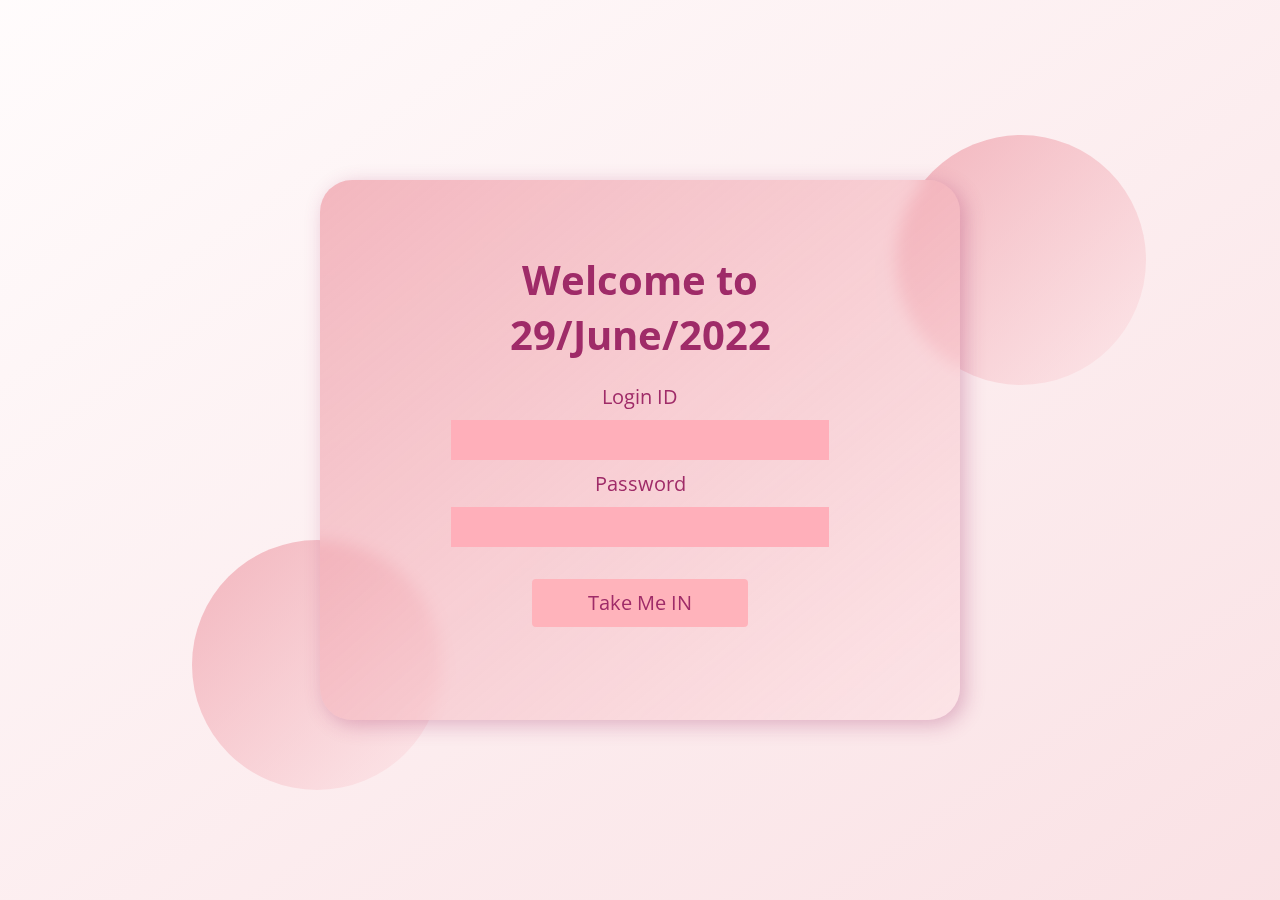
<file: index.html>
<!DOCTYPE html>
<html lang="en">
<head>
    <meta charset="UTF-8">
    <meta http-equiv="X-UA-Compatible" content="IE=edge">
    <meta name="viewport" content="width=device-width, initial-scale=1.0">
    <title>Login</title>
    <link rel="stylesheet" href="form.css">
    <link rel="preconnect" href="https://fonts.gstatic.com" crossorigin>
    <script src="javascript.js"></script>
    <link href="https://fonts.googleapis.com/css2?family=Open+Sans:wght@400;600;700&display=swap" rel="stylesheet">
</head>
<body>
    <div class="justifyonly">
    
    <section class="wrapper">
        <h1>Welcome to <br> 29/June/2022</h1>
        <form action="home.html" name="myForm" onsubmit="return validate()">
            <div class="name">
                <span class="headings"> Login ID </span><br><input name="name" class = "focus" type="text"><span class="errorname"></span>
            </div>
            <div class="name">
                <span class="headings">Password </span><br><input name="pass" class = "focus" type="password"><span class="errorname"></span>
            </div>
            <input class = "btn" type="submit" value = "Take Me IN">

         </form>
    </section>
    </div>

    <div class="circle1">

    </div>
    <div class="circle2">

    </div>
    

</body>
</html>
</file>
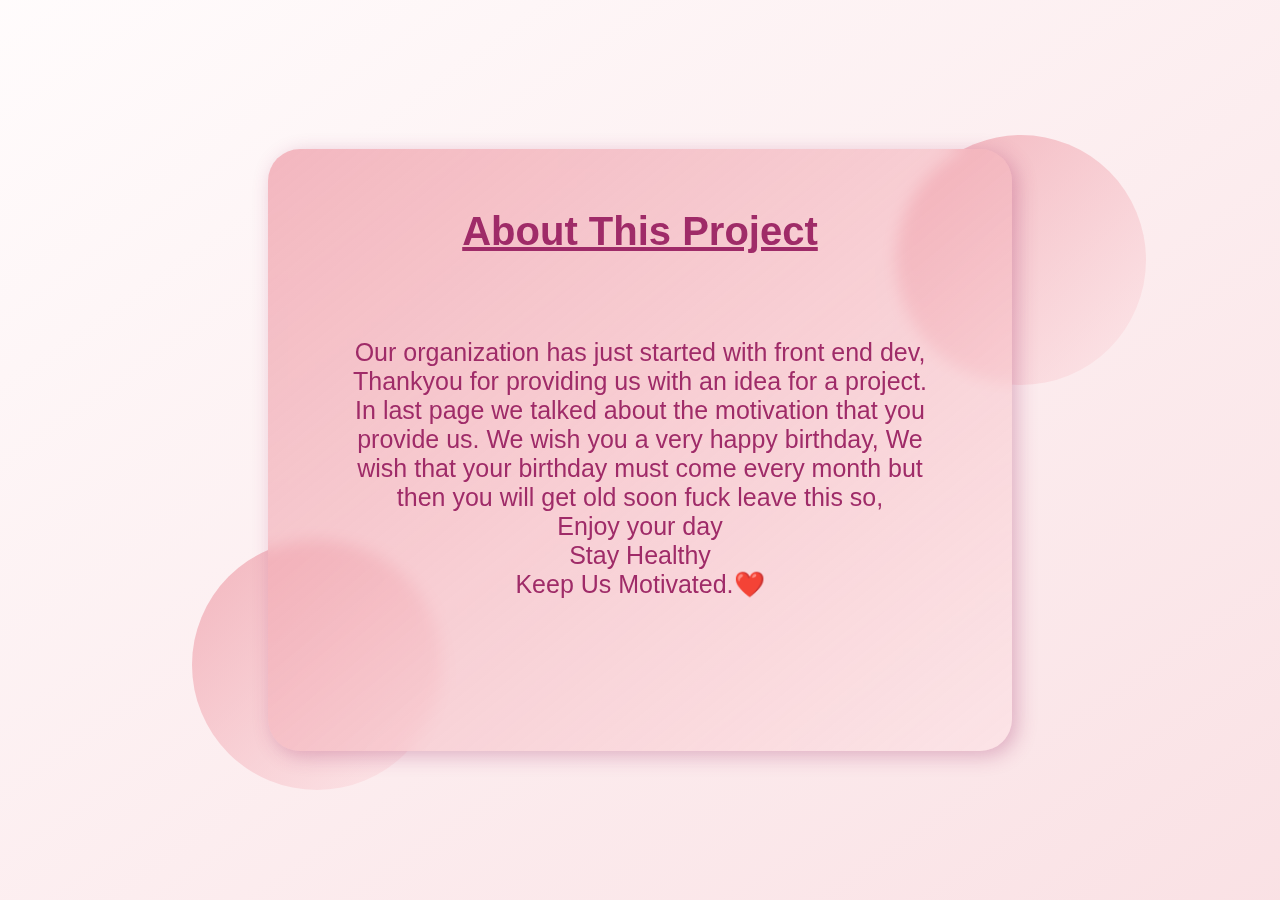
<file: about.html>
<!DOCTYPE html>
<html lang="en">
<head>
    <meta charset="UTF-8">
    <meta http-equiv="X-UA-Compatible" content="IE=edge">
    <meta name="viewport" content="width=device-width, initial-scale=1.0">
    <title>About this project</title>
    <link rel="stylesheet" href="about.css">
</head>
<body>
    <div class="wrapper">
        <section class="board">
            <h1 class="heading">
                About This Project
            </h1>
            <p class="txt">
                Our organization has just started with front end dev, Thankyou for providing us with an idea for a project. In last page we talked about the motivation that you provide us. We wish you a very happy birthday, We wish that your birthday must come every month but then you will get old soon fuck leave this so, <br> Enjoy your day <br>Stay Healthy <br>Keep Us Motivated.❤️
            </p>
        </section>
        
    </div>
    <div class="circle1">

    </div>
    <div class="circle2">

    </div>

</body>
</html>
</file>
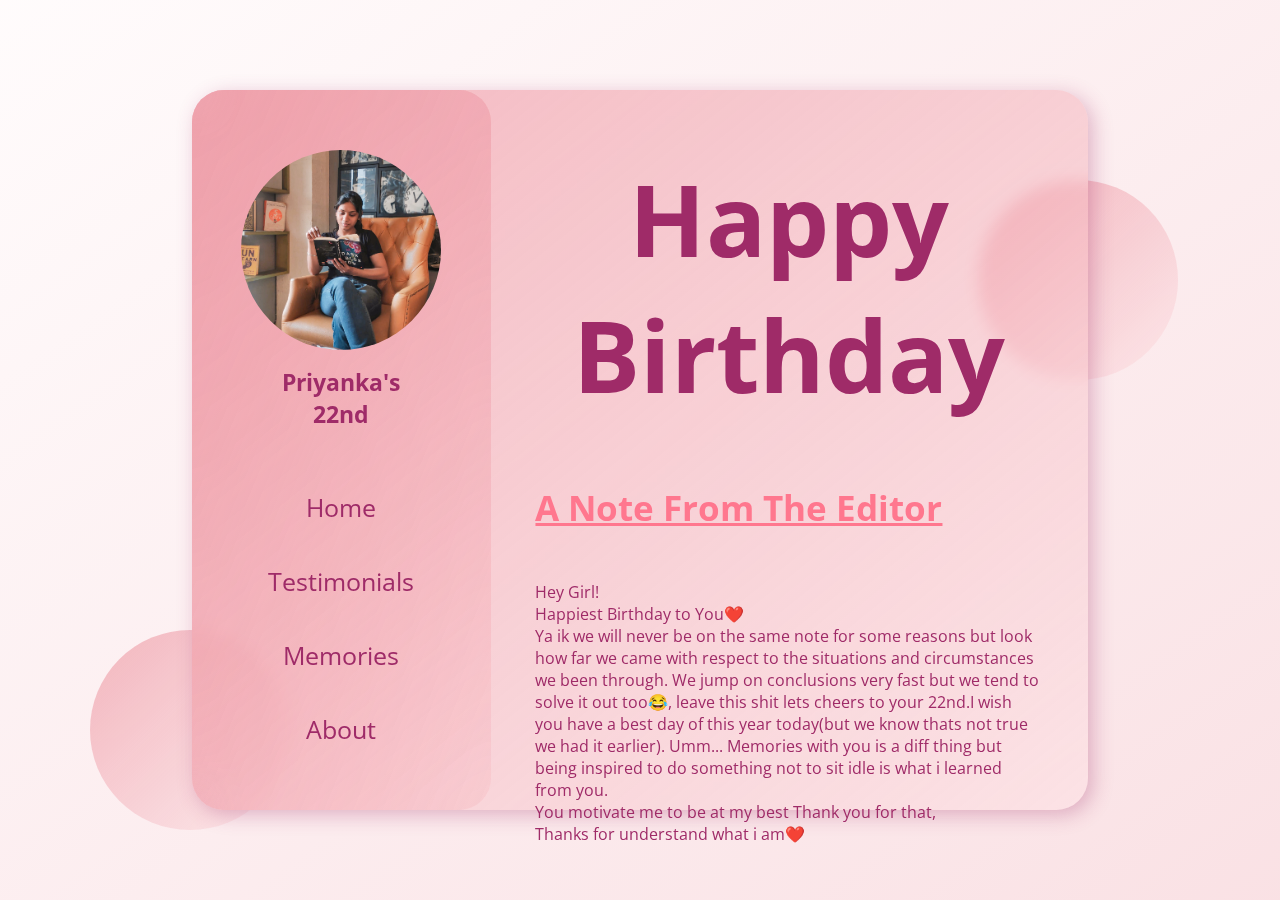
<file: home.html>
<!DOCTYPE html>
<html lang="en">
<head>
    <meta charset="UTF-8">
    <meta http-equiv="X-UA-Compatible" content="IE=edge">
    <meta name="viewport" content="width=device-width, initial-scale=1.0">
    <link rel="stylesheet" href="style.css">
    <link rel="preconnect" href="https://fonts.googleapis.com">
<link rel="preconnect" href="https://fonts.gstatic.com" crossorigin>
<link href="https://fonts.googleapis.com/css2?family=Open+Sans:wght@400;600;700&display=swap" rel="stylesheet">
    <title>Birthday</title>
</head>
<body>
    <main class="wrapper">
        <section class="board">
            <div class="colone">
                <div class="user">
                    <img src="1648965150641.jpg" alt="">
                    <h3 class="bio">Priyanka's <br> 22nd </h3>
                </div>
                <div class="link">
                <ul>
                    <li>
                        <a href="home.html"  alt="Ehi page" >Home</a>
                    </li>
                    <li>
                        <a href="testimonials.html" alt="Logg">Testimonials</a>
                    </li>
                    <li>
                        <a href="memories.html" alt="kush k">Memories</a>
                    </li>
                    <li>
                        <a href="about.html" alt="This page was not made on porpose">About</a>
                    </li>
                </ul>
            </div>
            
            </div>
            <div class="coltwo">
                <div class="hbd">
                    <div class="HB">
                        <h1>Happy Birthday</h1>
                    </div>
                </div>
                <div class="mymsg">
                    <div class="heading">
                        <h3>A Note From The Editor</h3>
                    </div>
                    <div class="para">
                        <p class="msg">
                            Hey Girl!  <br> Happiest Birthday to You❤️ <br>Ya ik we will never be on the same note for some reasons but look how far we came with respect to the situations and circumstances we been through. We jump on conclusions very fast but we tend to solve it out too😂, leave this shit lets cheers to your 22nd.I wish you have a best day of this year today(but we know thats not true we had it earlier). Umm... Memories with you is a diff thing but being inspired to do something not to sit idle is what i learned from you. <br> You motivate me to be at my best Thank you for that, <br> Thanks for understand what i am❤️ 
                        </p>
                    </div>
                </div>
            </div>
        </section>
    </main>
    <section class="circleone">
    </section>
    <section class="circletwo">
    </section>
</body>
</html>
</file>
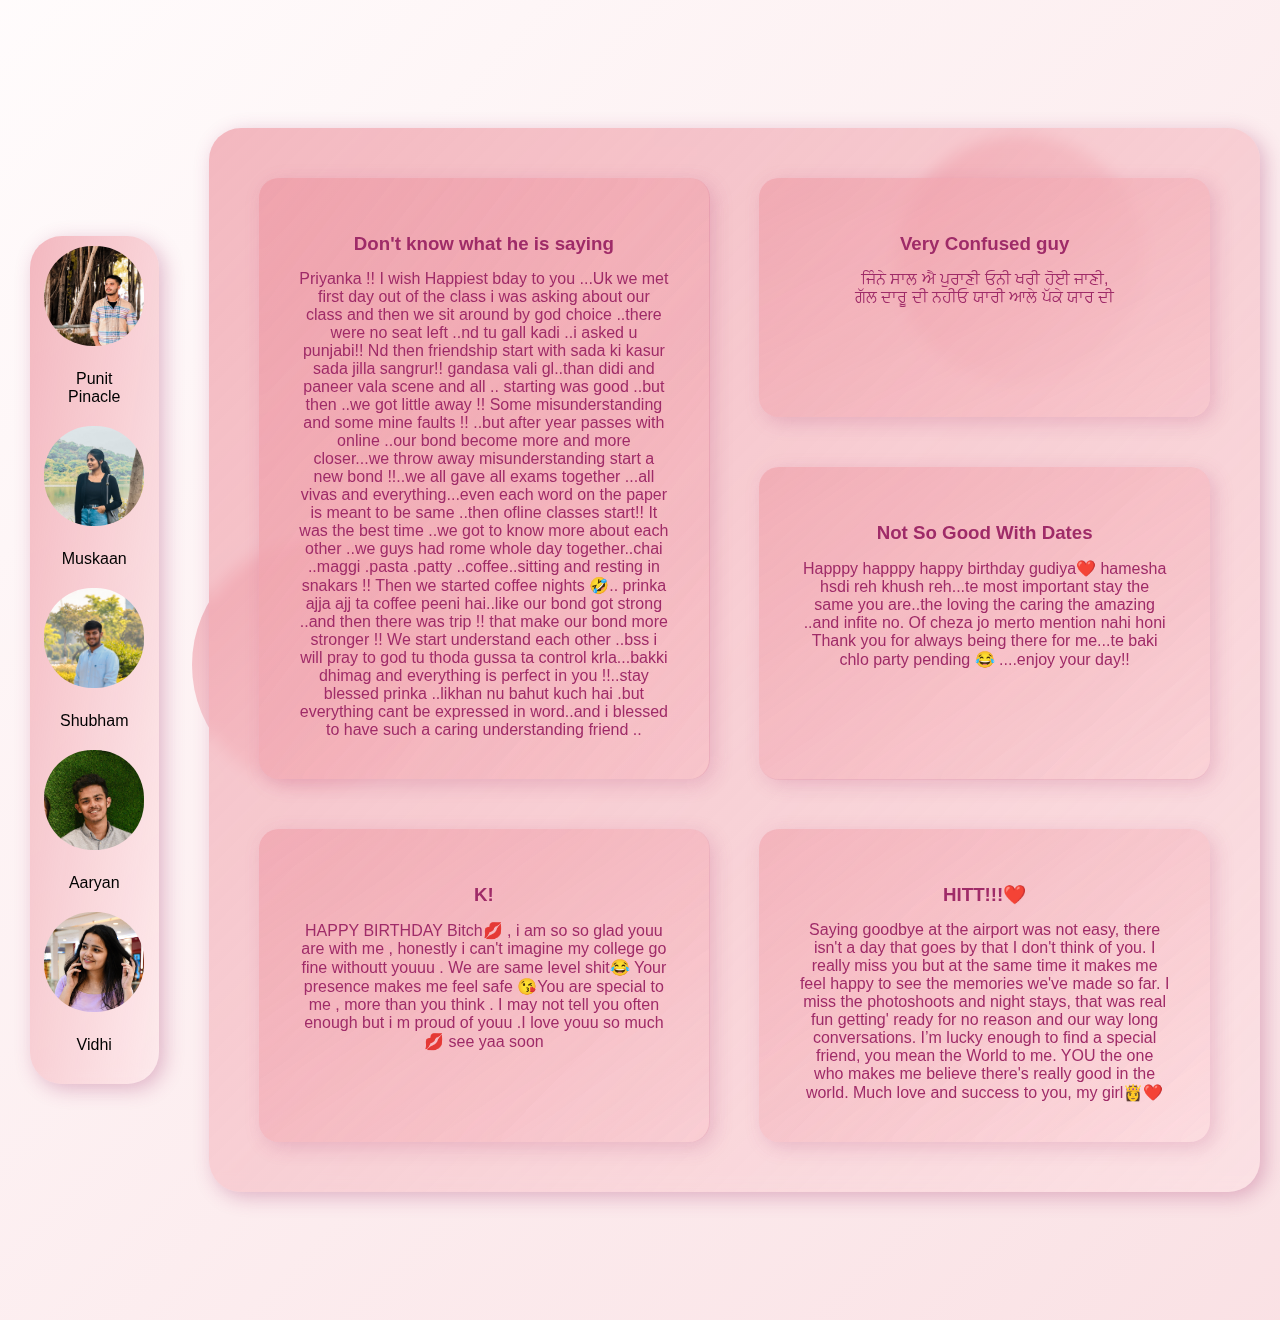
<file: testimonials.html>
<!DOCTYPE html>
<html lang="en">
<head>
    <meta charset="UTF-8">
    <meta http-equiv="X-UA-Compatible" content="IE=edge">
    <meta name="viewport" content="width=device-width, initial-scale=1.0">
    <title>Messages</title>
    <link rel="stylesheet" href="tst.css">
</head>
<body>
    <div class="wrapper">
        <section class="sidebar">
            <div class="profilephotos">
                <section class="sec1">
                    <img src="SAVE_20210811_113233 (1).jpg" alt="Punit">
                    <p>Punit Pinacle</p>
                </section>
                <section class="sec1">
                    <img src="m3cg.jpg" alt="muskaan">
                    <p>Muskaan</p>
                </section>
                <section class="sec1">
                    <img src="S2.jpg" alt="shubham">
                    <p>Shubham</p>
                </section>
                <section class="sec1">
                    <img src="DSC_6709.jpg" alt="arru">
                    <p>Aaryan</p>
                </section>
                <section class="sec1">
                    <img src="DSC_6580.jpg" alt="vidhi">
                    <p>Vidhi</p>
                </section>         
            </div>    
        </section>
        <section class="board">
            <div class="container1">
                <div class="heading">
                    <h3>Don't know what he is saying</h3>
                </div>
                <div class="msg">
                    <p>
                        Priyanka !! I  wish Happiest bday to you ...Uk we met first day out of the class i was asking about our class and then we sit around by god choice ..there were no seat left  ..nd tu gall kadi ..i asked u punjabi!! Nd then friendship start with sada ki kasur sada jilla sangrur!! gandasa vali gl..than didi and paneer vala scene and all .. starting was good ..but then ..we got little away !! Some misunderstanding and some mine faults !! ..but after year passes with online ..our bond become more and more closer...we throw away misunderstanding start a new bond !!..we all gave all exams together ...all vivas and everything...even each word on the paper is meant to be same ..then ofline classes start!! It was the best time ..we got to know more about each other ..we guys had rome whole day together..chai ..maggi .pasta .patty ..coffee..sitting and resting in snakars !! Then we started coffee nights 🤣.. prinka ajja ajj ta coffee peeni hai..like our bond got strong ..and then there was trip !! that make our bond more stronger !! We start understand each other ..bss i will pray to god tu thoda gussa ta control krla...bakki dhimag and everything is perfect in you !!..stay blessed prinka ..likhan nu bahut kuch hai .but everything cant be expressed in word..and i blessed to have such a caring understanding friend ..
                    </p>
                </div>
            </div>
            <div class="container2">
                <div class="heading">
                    <h3>Very Confused guy</h3>
                </div>
                <div class="msg">
                    <p>
                        ਜਿੰਨੇ ਸਾਲ ਐ ਪੁਰਾਣੀ ਓਨੀ ਖਰੀ ਹੋਈ ਜਾਣੀ,<br>
ਗੱਲ ਦਾਰੂ ਦੀ ਨਹੀਓ ਯਾਰੀ ਆਲੇ ਪੱਕੇ ਯਾਰ ਦੀ
                    </p>
                </div>
            </div>
            <div class="container3">
                <div class="heading">
                    <h3>Not So Good With Dates</h3>
                </div>
                <div class="msg">
                    <p>
                        Happpy happpy happy birthday gudiya❤️ hamesha hsdi reh khush reh...te most important stay the same you are..the loving the caring the amazing ..and infite no. Of cheza jo merto mention nahi honi
Thank you for always being there for me...te baki chlo party pending 😂 ....enjoy your day!!
                    </p>
                </div>
            </div>
            <div class="container4">
                <div class="heading">
                    <h3>K!</h3>
                </div>
                <div class="msg">
                    <p>
                        HAPPY BIRTHDAY Bitch💋 , i am so so glad youu are with me , honestly i can't imagine my college go fine withoutt youuu . We are same level shit😂 Your presence makes me feel safe 😘You are special to me , more than you think . I may not tell you often enough but i m proud of youu .I love youu so much 💋 see yaa soon
                    </p>
                </div>
            </div>
            <div class="container5">
                <div class="heading">
                    <h3>HITT!!!❤️</h3>
                </div>
                <div class="msg">
                    <p>
                        Saying goodbye at the airport was not easy, there isn't a day that goes by that I don't think of you. I really miss you but at the same time it makes me feel happy to see the memories we've made so far. I miss the photoshoots and night stays, that was real fun getting' ready for no reason and our way long conversations. I’m lucky enough to find a special friend, you mean the World to me. YOU the one who makes me believe there's really good in the world. Much love and success to you, my girl👸❤️
                    </p>
                </div>
            </div>
        </section>
        
    </div>
    <div class="circle1">

    </div>
    <div class="circle2">

    </div>
   
</body>
</html>
</file>
<file: form.css>
*{
    margin: 0;
    padding: 0;
    box-sizing: border-box;
    font-family: 'Open Sans', sans-serif;
}
.justifyonly{
    display: flex;
    justify-content: center;
    align-items: center;
    background: linear-gradient(to top left, rgba(238,156,167,0.3),rgba(255,221,225,0.1)  );
    height: 100vh;
}
.wrapper{
    background: linear-gradient(to bottom right, rgba(238,156,167,0.7),rgba(255,221,225,0.3));
    width: 50%;
    backdrop-filter: blur(0.5rem);
    box-shadow:  5px 5px 20px rgba(159, 43, 104,.3);
    margin: 10% auto;
    padding: 50px;
    border-radius: 2rem;
    text-align: center;
    height: 60%;
    justify-content: center;
    z-index: 5;
}
h1{
    margin: 4% 0;
    font-size: 40px;
    color: 	rgb(159, 43, 104);
}
.name{
    font-size: 20px;    
}
.name input{
    width: 70%;
    padding: 10px 10px ;
    margin: 10px;
    border: none;
    background-color: rgb(255, 175, 186);
    font-size: 15px;
    text-align: center;
    transition: all 0.2s;
    color: rgb(159, 43, 104);
}
.name input:hover{
    border: none;
    background-color: rgba(255, 175, 186,0.5);
    color: rgb(159, 43, 104);
}
.errorname{
    color: brown ;
}
.headings{
    color: rgb(159, 43, 104);
}
.btn{
    width: 40%;
    margin: 4% 15%;
    height: 3rem;
    padding-top: 10px;
    padding-bottom: 30px;
    font-size: 20px;
    background: rgb(255, 179, 187);
    border: none;
    border-radius: 4px;
    transition: all 0.3s;
    color: rgb(159, 43, 104);

}
.btn:hover{
    background-color: rgba(255, 179, 187,0.5);
    cursor: grab;
}
.focus:focus{
    background-color: rgba(255, 179, 187,0.5);
    border-style: none;
    color: rgb(159, 43, 104);
}


@media(max-width: 768px){
    .justifyonly{
        height: 100vh;
    }
    .wrapper{
        width: 80%;
        margin: 10% auto;
        height: 60%;
    }
    .name input{
        width: 80%;
        padding: 10px 10px ;
        margin: 10px;
        border: none;
        background-color: rgb(255, 175, 186);
        font-size: 20px;
        ;
    }

    h1{
        
        margin-bottom: 40px;
        font-size: 25px;
        color: 	rgb(159, 43, 104);
        overflow:hidden;
    }
    
    .btn{
        width: 80%;
        margin: 8% auto;
        height: 3rem;
        padding-top: 10px;
        font-size: 20px;
        overflow-wrap: break-word;
        padding-bottom: 30px;
    
    }
    .circle1{
        height: 100px;
        width: 100px;
        background: linear-gradient(to bottom right, rgba(238,156,167,0.7),rgba(255,221,225,0.3) );
        border-radius: 10rem;
        position: absolute;
        top: 15%;
        left:7%;
    }
    .circle2{
        height: 100px;
        width: 100px;
        background: linear-gradient(to bottom right, rgba(238,156,167,0.7),rgba(255,221,225,0.3) );
        border-radius: 10rem;
        position: absolute;
        top: 3%%;
        left: 3%;
    }
}

.circle1{
    height: 250px;
    width: 250px;
    background: linear-gradient(to bottom right, rgba(238,156,167,0.7),rgba(255,221,225,0.3) );
    border-radius: 10rem;
    position: absolute;
    top: 15%;
    left:70%;
}
.circle2{
    height: 250px;
    width: 250px;
    background: linear-gradient(to bottom right, rgba(238,156,167,0.7),rgba(255,221,225,0.3) );
    border-radius: 10rem;
    position: absolute;
    top: 60%;
    left: 15%;
}
</file>
<file: about.css>
*{
    margin: 0;
    padding: 0;
    box-sizing: border-box;
    font-family: 'Open Sans', sans-serif;
}
.wrapper{
    display: flex;
    justify-content: center;
    align-items: center;
    flex-direction: row;
    background: linear-gradient(to top left, rgba(238,156,167,0.3),rgba(255,221,225,0.1)  );
    height: 100vh;
    padding: 20px;
}

.board{
    background: linear-gradient(to bottom right, rgba(238,156,167,0.7),rgba(255,221,225,0.3));
    width: 60%;
    backdrop-filter: blur(0.5rem);
    box-shadow:  5px 5px 20px rgba(159, 43, 104,.3);
    margin: 10% auto;
    padding: 25px;
    border-radius: 2rem;
    text-align: center;
    min-height: 70%;
    justify-content: center;
    z-index: 5;
    color: 	rgb(159, 43, 104);
}


.circle1{
    height: 250px;
    width: 250px;
    background: linear-gradient(to bottom right, rgba(238,156,167,0.7),rgba(255,221,225,0.3) );
    border-radius: 10rem;
    position: absolute;
    top: 15%;
    left:70%;
}
.circle2{
    height: 250px;
    width: 250px;
    background: linear-gradient(to bottom right, rgba(238,156,167,0.7),rgba(255,221,225,0.3) );
    border-radius: 10rem;
    position: absolute;
    top: 60%;
    left: 15%;
}

h1{
    padding: 5%;
    font-size: 40px;
    text-decoration: underline;
}
p{
    font-size: 25px;
    padding: 50px 50px;
}
@media(max-width: 768px){

    .wrapper{
        display: flex;
        justify-content: center;
        align-items: center;
        
        background: linear-gradient(to top left, rgba(238,156,167,0.3),rgba(255,221,225,0.1)  );
    
    }
    
    .board{
        background: linear-gradient(to bottom right, rgba(238,156,167,0.7),rgba(255,221,225,0.3));
        width: 95%;
        backdrop-filter: blur(0.5rem);
        box-shadow:  5px 5px 20px rgba(159, 43, 104,.3);
        margin: 10% auto;
        padding: 20px 5px;
        border-radius: 2rem;
        text-align: center;
        min-height: 80%;
        overflow-y: scroll;
        justify-content: center;
        z-index: 5;
        color: 	rgb(159, 43, 104);
    }
}
</file>
<file: style.css>
*{
    margin: 0;
    padding: 0;
    box-sizing: border-box;
    font-family: 'Open Sans', sans-serif;
}

.wrapper{

    min-height: 100vh;
    background: linear-gradient(to top left, rgba(238,156,167,0.3),rgba(255,221,225,0.1));
    display: flex;
    justify-content: center;
    align-items: center;

}

.board{
    background: white;
    width: 70%;
    min-height: 80vh;
    z-index: 5;
    border-radius: 2rem;
    justify-content: center;
    background: linear-gradient(to bottom right, rgba(238,156,167,0.7),rgba(255,221,225,0.3));
    display: flex;
    backdrop-filter: blur(0.5rem);
    box-shadow:  5px 5px 20px rgba(159, 43, 104,.3);
}

section{
    backdrop-filter: blur(1rem);  
}
.colone{
    border-radius: 2rem;
    display: flex;
    flex-direction: column;
    justify-content: space-evenly;
    align-items: center;
    text-align: center;
    backdrop-filter: blur(1rem);
    flex: 1;
    background: linear-gradient(to bottom right, rgba(238,156,167,0.5),rgba(255,221,225,0.1));
}
.coltwo{
    flex: 2;
    display: flex;
    flex-direction: column;
    justify-content: space-evenly;
    align-items: center;
    text-align: center;
}
.colone .user{
    color: 	rgb(159, 43, 104);
    font-size: 20px;
    padding-top: 20%;
    margin-bottom: 40px;
    flex:2;
}

.colone .link{
    
    flex: 3;
    width: 100%;
}

li{
    list-style-type: none;
    
}
a{
    display: block;
    text-decoration: none;
    color: 	rgb(159, 43, 104);
    transition: all .5s;
    padding: 20px 20px;
    min-width: 100%;
    font-size: 25px;
}

.wrapper section img{
    height: 200px;
    width: 200px;
    border-radius: 8rem;
    margin-bottom: 10px;
}

a:hover{
    background-color: rgb(255, 153, 170);
    color: rgb(159, 43, 104);
}

.coltwo .hbd{
    flex: 1;
    width: 100%;
    color:rgb(159, 43, 104);
    font-size: 50px;
}


.coltwo .mymsg{
    flex: 2;
}
.mymsg{
    width: 85%; 
    
}
.HB{
    padding-top: 10%;
}
.heading{
    font-size: 30px;
    text-align: left;
    padding-top: 12%;
    padding-bottom: 6%;
    text-decoration: underline;
    color: rgb(255, 119, 142);
    
}
.msg{
    text-align: left;
    padding-top: 20px;
    color: 	rgb(159, 43, 104);
    height:40px;
    
    
}



@media(max-width: 1035px){
    .board{
        width: 90%;
        min-height: 80vh;
        z-index: 5;
        border-radius: 1rem;
        justify-content: center;
        background: linear-gradient(to bottom right, rgba(238,156,167,0.7),rgba(255,221,225,0.3));
        display: flex;
        backdrop-filter: blur(0.3rem);
    }
    .colone{
        border-radius: 1rem;
        display: flex;
        flex-direction: column;
        justify-content: space-evenly;
        align-items: center;
        text-align: center;
        backdrop-filter: blur(0.2rem);
    
        background: linear-gradient(to bottom right, rgba(238,156,167,0.5),rgba(255,221,225,0.1));
    }
    .coltwo{
    
        display: flex;
        flex-direction: column;
        justify-content: space-evenly;
        align-items: center;
        text-align: center;
    }
    .colone .user{
        color: 	rgb(159, 43, 104);
        padding-top: 30%;
        flex:2;
    
    }
    .colone .link{
        
        flex: 3;
        width: 100%;
    }
    
    li{
        list-style-type: none;
        
    }
    a{
        display: block;
        text-decoration: none;
        color: 	rgb(159, 43, 104);
        transition: all 1s;
        padding: 20px 20px;
        border-radius: 1rem;
        min-width: 100%;
        font-size: 20px;
    }
    
    .wrapper section img{
        height: 100px;
        width: 100px;
        border-radius: 4rem;
    }
    
    a:hover{
        background-color: rgb(255, 153, 170);
        color: rgb(159, 43, 104);
        cursor:grab;
    }
    
    .coltwo .hbd{
        flex: 1;
        width: 100%;
        color:rgb(159, 43, 104);
        font-size: 25px;
    }
    
    
    .coltwo .mymsg{
        flex: 2;
    }
    .mymsg{
        width: 80%; 
        
    }
    .HB{
        padding-top: 30%;
    }
    .heading{
        font-size: 20px;
        text-align: center;
        padding-top: 16%;
        padding-bottom: 10%;
        text-decoration: underline;
        color: rgb(255, 119, 142);
        
    }
    .msg{
        text-align: left;
        padding-top: 40px;
        color: 	rgb(159, 43, 104);
        height:18rem;
        font-size: 17px;
        overflow-y: scroll ;
        
    }
   
    
    
}














.circleone{
    background: white;
    width: 200px;
    background: linear-gradient(to bottom right, rgba(238,156,167,0.7),rgba(255,221,225,0.3) );
    height: 200px;
    position: absolute;
    top: 20%;
    right: 8%;
    border-radius: 10rem;
}
.circletwo{
    background: white;
    width: 200px;
    background: linear-gradient(to bottom right, rgba(238,156,167,0.7),rgba(255,221,225,0.3) );
    height: 200px;
    position: absolute;
    top: 70%;
    left: 7%;
    border-radius: 10rem;
}
</file>
<file: tst.css>
*{
    margin: 0;
    padding: 0;
    box-sizing: border-box;
    font-family: 'Open Sans', sans-serif;
}
.wrapper{
    display: flex;
    justify-content: center;
    align-items: center;
    flex-direction: row;
    background: linear-gradient(to top left, rgba(238,156,167,0.3),rgba(255,221,225,0.1)  );
}
.sidebar{
    background: linear-gradient(to bottom right, rgba(238,156,167,0.7),rgba(255,221,225,0.3));
    width: 200px;
    backdrop-filter: blur(0.5rem);
    box-shadow:  5px 5px 20px rgba(159, 43, 104,.3);
    padding: 10px;
    border-radius: 2rem;
    text-align: center;
    min-height: 70%;
    justify-content: center;
    margin: 0 30px;
    flex: 0.5;
    z-index: 7;
    
}
.profilephotos{
    display: flex;
    flex-direction: column;
    justify-content: space-evenly;
    align-items: center;
}

.board{
    background: linear-gradient(to bottom right, rgba(238,156,167,0.7),rgba(255,221,225,0.3));
    width: 50%;
    flex: 5;
    backdrop-filter: blur(0.5rem);
    box-shadow:  5px 5px 20px rgba(159, 43, 104,.3);
    margin: 10% 20px;
    padding: 25px;
    border-radius: 2rem;
    text-align: center;
    min-height: 70%;
    justify-content: center;
    z-index: 5;
    display: grid;
    grid-template-columns: repeat(2, 1fr);
    
}

.container1, .container2, .container3, .container4, .container5{
    padding: 40px;
    margin: 25px 25px;
    border-radius: 20px;
    min-height: 150px;
    backdrop-filter: blur(0.5rem);
    overflow: hidden;
    box-shadow:  5px 5px 20px rgba(159, 43, 104,.2);
    color: 	rgb(159, 43, 104);
    background: linear-gradient(to bottom right, rgba(238,156,167,0.4),rgba(255,221,225,0.1));
}
h3{
    color: rgb(159, 43, 104);
    padding: 15px;
}


.container1{
    grid-row: span 2;
}
.container1:hover{
    grid-row: span 2;
}


.container4:hover{
    grid-row: span 2;
}

.profilephotos p{
    padding: 20px;
}

img:hover{
    height: 110px ;
    width: 110px ;
    border-radius: 4rem;

}



.circle1{
    height: 250px;
    width: 250px;
    background: linear-gradient(to bottom right, rgba(238,156,167,0.7),rgba(255,221,225,0.3) );
    border-radius: 10rem;
    position: absolute;
    top: 15%;
    left:70%;
}
.circle2{
    height: 250px;
    width: 250px;
    background: linear-gradient(to bottom right, rgba(238,156,167,0.7),rgba(255,221,225,0.3) );
    border-radius: 10rem;
    position: absolute;
    top: 60%;
    left: 15%;
}

 img{
    height: 100px;
    width: 100px;
    border-radius: 3rem;
    transition: all 0.5s;
}

@media(max-width: 768px){
    .profilephotos{
        display: flex;
        flex-direction: row;
        justify-content: space-evenly;
        align-items: center;
        flex-wrap: wrap;
    }
    .wrapper{
        height: 100%;
    }
    .board{
        background: linear-gradient(to bottom right, rgba(238,156,167,0.7),rgba(255,221,225,0.3));
        width: 80%; 
        display: grid;
        grid-template-columns: 1fr;
    }
    .wrapper{
        display: flex;
        justify-content: center;
        align-items: center;
        flex-direction: column;
        background: linear-gradient(to top left, rgba(238,156,167,0.3),rgba(255,221,225,0.1)  );
    }
    
    .sidebar{
        background: linear-gradient(to bottom right, rgba(238,156,167,0.7),rgba(255,221,225,0.3));
        width: 90%;
        flex: 0.5;
        
        
    }
    .container1, .container2, .container3, .container4, .container5{
        padding: 20px;
        margin: 10px 10px;
        border-radius: 20px;
        min-height: 150px;
        backdrop-filter: blur(0.5rem);
 
        box-shadow:  5px 5px 20px rgba(159, 43, 104,.2);
        color: 	rgb(159, 43, 104);
        background: linear-gradient(to bottom right, rgba(238,156,167,0.4),rgba(255,221,225,0.1));
    }
}
</file>
